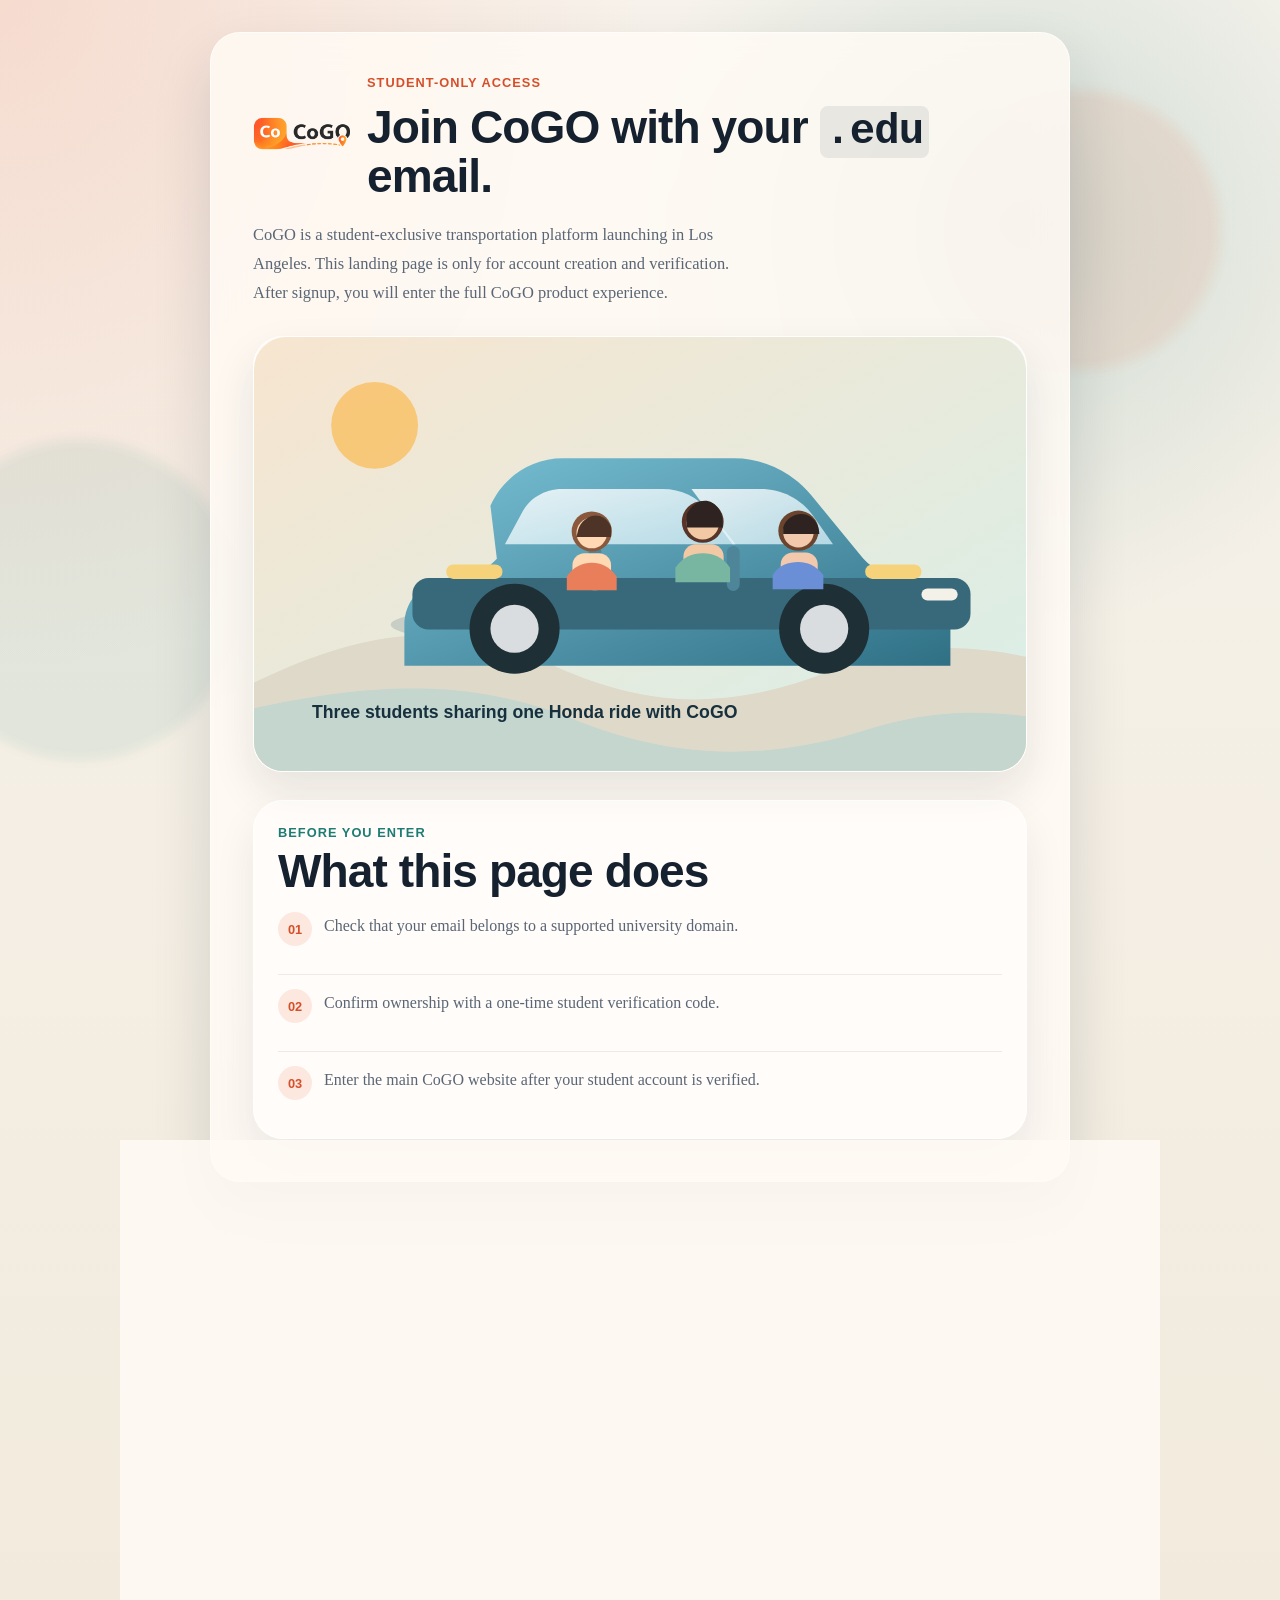
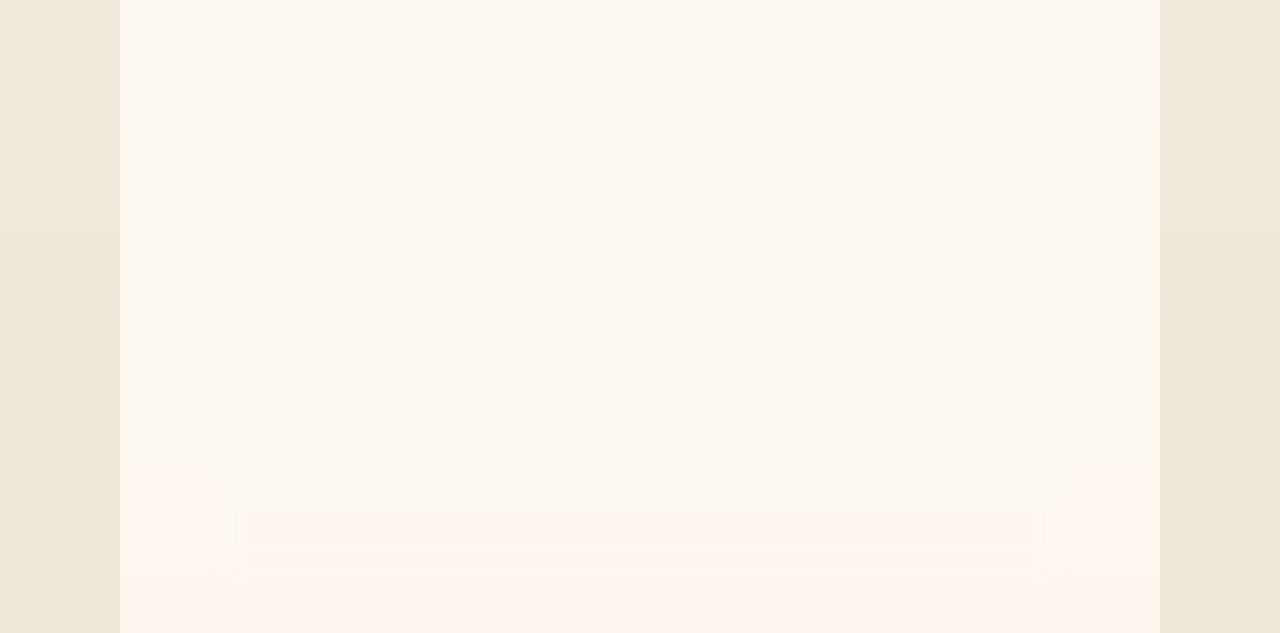
<file: index.html>
<!DOCTYPE html>
<html lang="en">
<head>
  <meta charset="UTF-8">
  <meta name="viewport" content="width=device-width, initial-scale=1.0">
  <title>CoGO | Student Sign Up</title>
  <link rel="stylesheet" href="style.css">
</head>
<body class="signup-body">
  <div class="orb orb-one" aria-hidden="true"></div>
  <div class="orb orb-two" aria-hidden="true"></div>

  <main class="signup-shell">
    <section class="signup-hero">
      <div class="brand-lockup">
        <img class="brand-logo-image" src="cogo.png" alt="CoGO logo">
        <div>
          <p class="eyebrow">Student-only access</p>
          <h2>Join CoGO with your <code>.edu</code> email.</h2>
        </div>
      </div>

      <p class="hero-text">
        CoGO is a student-exclusive transportation platform launching in Los Angeles. This landing page is only for
        account creation and verification. After signup, you will enter the full CoGO product experience.
      </p>

      <div class="signup-scene-card">
        <img class="signup-scene-image" src="students-honda-scene.svg" alt="Three students riding together in a Honda car">
      </div>

      <div class="overview-card">
        <p class="panel-label">Before you enter</p>
        <h2>What this page does</h2>
        <div class="overview-list">
          <div class="overview-item">
            <span class="overview-number">01</span>
            <p>Check that your email belongs to a supported university domain.</p>
          </div>
          <div class="overview-item">
            <span class="overview-number">02</span>
            <p>Confirm ownership with a one-time student verification code.</p>
          </div>
          <div class="overview-item">
            <span class="overview-number">03</span>
            <p>Enter the main CoGO website after your student account is verified.</p>
          </div>
        </div>
      </div>
    </section>

    <section class="signup-panel">
      <div class="demo-panel signup-card">
        <div class="panel-header">
          <div>
            <p class="panel-label">Create your CoGO account</p>
            <h2>Student verification</h2>
          </div>
          <span class="live-dot">Secure demo</span>
        </div>

        <form id="signupForm" class="signup-form" novalidate>
          <div class="field">
            <label for="signupName">Full name</label>
            <input id="signupName" name="signupName" type="text" placeholder="Jordan Lee" required>
            <p class="error-message" id="signupNameError"></p>
          </div>

          <div class="field">
            <label for="signupEmail">Student email</label>
            <input id="signupEmail" name="signupEmail" type="email" placeholder="jordan@usc.edu" required>
            <p class="hint-text">Use a recognized Los Angeles campus <code>.edu</code> address in this demo.</p>
            <p class="error-message" id="signupEmailError"></p>
          </div>

          <div class="verification-workflow">
            <div class="verification-chip-row">
              <span class="verification-chip" id="signupSchoolChip">School not recognized yet</span>
              <span class="verification-chip" id="signupDomainChip">Waiting for <code>.edu</code> domain</span>
            </div>

            <div class="field-grid verification-grid">
              <div class="field">
                <label for="signupCode">Campus verification code</label>
                <input id="signupCode" name="signupCode" type="text" inputmode="numeric" maxlength="6" placeholder="Enter 6-digit code">
                <p class="hint-text">Demo code appears after a valid campus address is detected.</p>
                <p class="error-message" id="signupCodeError"></p>
              </div>
              <div class="verification-actions">
                <button class="secondary-button" id="signupSendCodeButton" type="button">Send verification code</button>
                <div class="verification-mini-status" id="signupCodeStatus">No code issued yet.</div>
              </div>
            </div>

            <div class="trust-checks">
              <div class="trust-item pending" id="signupTrustDomain">Recognized .edu domain</div>
              <div class="trust-item pending" id="signupTrustCode">Inbox code confirmed</div>
              <div class="trust-item pending" id="signupTrustEnrollment">Active student status checked</div>
            </div>
          </div>

          <div class="verification-card">
            <div>
              <p class="verification-title">Verification status</p>
              <p class="verification-copy" id="signupVerificationText">Enter your school email to begin secure student verification.</p>
            </div>
            <span class="verification-badge pending" id="signupVerificationBadge">Pending</span>
          </div>

          <button class="primary-button signup-submit" type="submit">Continue to CoGO</button>
          <p class="signup-footnote">Demo shortcut: use `jordan@usc.edu` or `jordan@ucla.edu`, then enter code `246810`.</p>
        </form>
      </div>
    </section>
  </main>

  <script src="signup.js"></script>
</body>
</html>
</file>
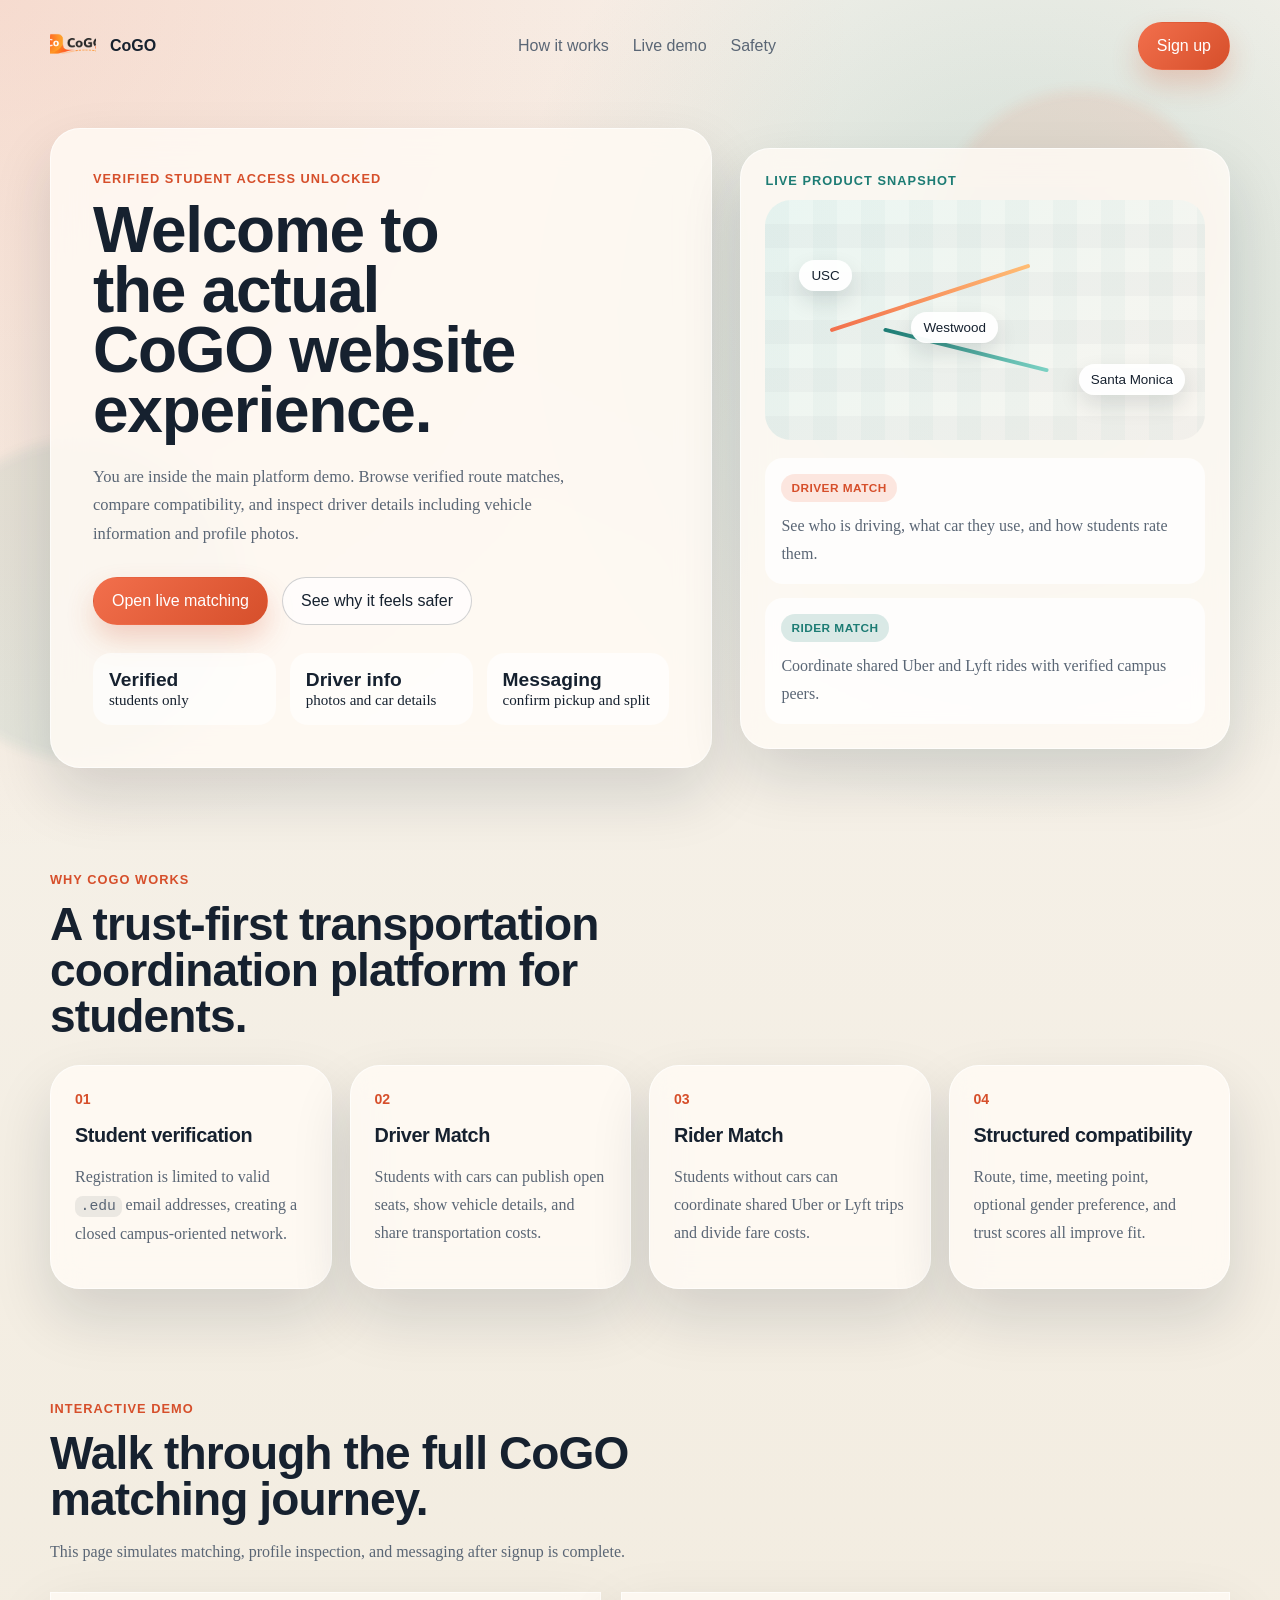
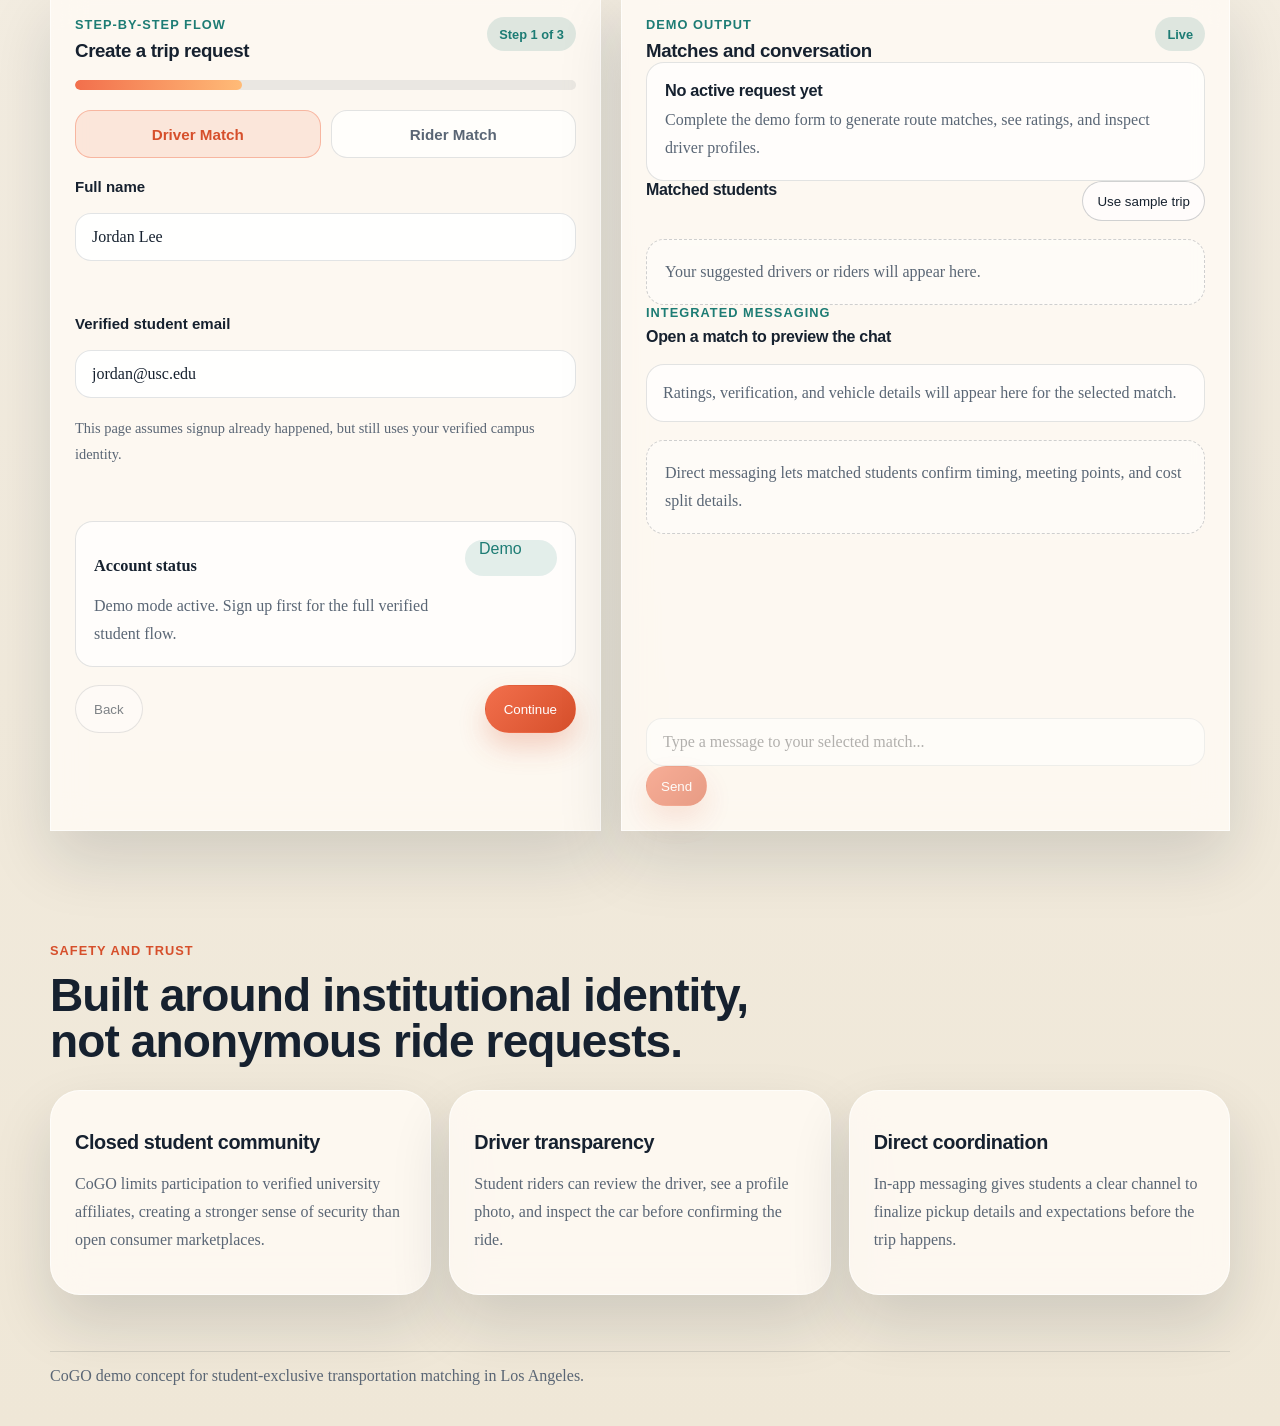
<file: main.html>
<!DOCTYPE html>
<html lang="en">
<head>
  <meta charset="UTF-8">
  <meta name="viewport" content="width=device-width, initial-scale=1.0">
  <title>CoGO | Main Platform Demo</title>
  <link rel="stylesheet" href="style.css">
</head>
<body>
  <div class="orb orb-one" aria-hidden="true"></div>
  <div class="orb orb-two" aria-hidden="true"></div>

  <header class="topbar">
    <a class="brand" href="#hero">
      <img class="brand-logo-image small" src="cogo.png" alt="CoGO logo">
      <span class="brand-text">CoGO</span>
    </a>
    <nav class="nav">
      <a href="#how-it-works">How it works</a>
      <a href="#demo">Live demo</a>
      <a href="#safety">Safety</a>
    </nav>
    <a class="nav-cta" href="index.html">Sign up</a>
  </header>

  <main>
    <section class="hero" id="hero">
      <div class="hero-copy">
        <p class="eyebrow">Verified student access unlocked</p>
        <h1>Welcome to the actual CoGO website experience.</h1>
        <p class="hero-text" id="welcomeMessage">
          You are inside the main platform demo. Browse verified route matches, compare compatibility, and inspect
          driver details including vehicle information and profile photos.
        </p>
        <div class="hero-actions">
          <a class="primary-button" href="#demo">Open live matching</a>
          <a class="secondary-button" href="#safety">See why it feels safer</a>
        </div>
        <div class="hero-metrics">
          <article>
            <strong>Verified</strong>
            <span>students only</span>
          </article>
          <article>
            <strong>Driver info</strong>
            <span>photos and car details</span>
          </article>
          <article>
            <strong>Messaging</strong>
            <span>confirm pickup and split</span>
          </article>
        </div>
      </div>

      <aside class="hero-card">
        <p class="panel-label">Live product snapshot</p>
        <div class="mini-map">
          <div class="mini-route route-a"></div>
          <div class="mini-route route-b"></div>
          <div class="mini-node node-a">USC</div>
          <div class="mini-node node-b">Santa Monica</div>
          <div class="mini-node node-c">Westwood</div>
        </div>
        <div class="mini-feed">
          <div class="mini-item">
            <span class="tag driver">Driver Match</span>
            <p>See who is driving, what car they use, and how students rate them.</p>
          </div>
          <div class="mini-item">
            <span class="tag rider">Rider Match</span>
            <p>Coordinate shared Uber and Lyft rides with verified campus peers.</p>
          </div>
        </div>
      </aside>
    </section>

    <section class="feature-section" id="how-it-works">
      <div class="section-heading">
        <p class="eyebrow">Why CoGO works</p>
        <h2>A trust-first transportation coordination platform for students.</h2>
      </div>

      <div class="feature-grid">
        <article class="feature-card">
          <span class="feature-number">01</span>
          <h3>Student verification</h3>
          <p>Registration is limited to valid <code>.edu</code> email addresses, creating a closed campus-oriented network.</p>
        </article>
        <article class="feature-card">
          <span class="feature-number">02</span>
          <h3>Driver Match</h3>
          <p>Students with cars can publish open seats, show vehicle details, and share transportation costs.</p>
        </article>
        <article class="feature-card">
          <span class="feature-number">03</span>
          <h3>Rider Match</h3>
          <p>Students without cars can coordinate shared Uber or Lyft trips and divide fare costs.</p>
        </article>
        <article class="feature-card">
          <span class="feature-number">04</span>
          <h3>Structured compatibility</h3>
          <p>Route, time, meeting point, optional gender preference, and trust scores all improve fit.</p>
        </article>
      </div>
    </section>

    <section class="demo-section" id="demo">
      <div class="section-heading">
        <p class="eyebrow">Interactive demo</p>
        <h2>Walk through the full CoGO matching journey.</h2>
        <p class="section-copy">This page simulates matching, profile inspection, and messaging after signup is complete.</p>
      </div>

      <div class="demo-layout">
        <section class="demo-panel form-panel">
          <div class="panel-header">
            <div>
              <p class="panel-label">Step-by-step flow</p>
              <h3>Create a trip request</h3>
            </div>
            <div class="step-indicator" id="stepIndicator">Step 1 of 3</div>
          </div>

          <div class="progress-track" aria-hidden="true">
            <span class="progress-fill" id="progressFill"></span>
          </div>

          <div class="demo-tabs" role="tablist" aria-label="Match type">
            <button class="demo-tab active" type="button" data-mode="driver">Driver Match</button>
            <button class="demo-tab" type="button" data-mode="rider">Rider Match</button>
          </div>

          <form id="matchForm" novalidate>
            <div class="form-step active" data-step="1">
              <div class="field">
                <label for="name">Full name</label>
                <input id="name" name="name" type="text" placeholder="Jordan Lee" required>
                <p class="error-message" id="nameError"></p>
              </div>

              <div class="field">
                <label for="email">Verified student email</label>
                <input id="email" name="email" type="email" placeholder="jordan@usc.edu" required>
                <p class="hint-text">This page assumes signup already happened, but still uses your verified campus identity.</p>
                <p class="error-message" id="emailError"></p>
              </div>

              <div class="verification-card">
                <div>
                  <p class="verification-title">Account status</p>
                  <p class="verification-copy" id="verificationText">Verified student account ready for matching.</p>
                </div>
                <span class="verification-badge verified" id="verificationBadge">Verified</span>
              </div>
            </div>

            <div class="form-step" data-step="2">
              <div class="field">
                <label for="origin">Departure location</label>
                <input id="origin" name="origin" type="text" placeholder="USC Village" required>
                <p class="error-message" id="originError"></p>
              </div>

              <div class="field">
                <label for="destination">Destination</label>
                <input id="destination" name="destination" type="text" placeholder="Santa Monica" required>
                <p class="error-message" id="destinationError"></p>
              </div>

              <div class="field-grid">
                <div class="field">
                  <label for="time">Preferred departure time</label>
                  <input id="time" name="time" type="time" required>
                  <p class="error-message" id="timeError"></p>
                </div>
                <div class="field">
                  <label for="meetingPoint">Meeting point</label>
                  <input id="meetingPoint" name="meetingPoint" type="text" placeholder="Leavey Library entrance" required>
                  <p class="error-message" id="meetingPointError"></p>
                </div>
              </div>
            </div>

            <div class="form-step" data-step="3">
              <div class="field-grid">
                <div class="field">
                  <label for="seats">Available seats / group size</label>
                  <select id="seats" name="seats">
                    <option value="1">1</option>
                    <option value="2" selected>2</option>
                    <option value="3">3</option>
                    <option value="4">4</option>
                  </select>
                </div>
                <div class="field">
                  <label for="genderPreference">Gender preference</label>
                  <select id="genderPreference" name="genderPreference">
                    <option value="No preference" selected>No preference</option>
                    <option value="Women only">Women only</option>
                    <option value="Men only">Men only</option>
                  </select>
                </div>
              </div>

              <div class="field">
                <label for="notes">Extra notes</label>
                <textarea id="notes" name="notes" rows="4" placeholder="Example: Can wait 10 minutes, one carry-on bag, prefers front gate pickup."></textarea>
              </div>

              <div class="mode-summary" id="modeSummary">
                Driver Match selected: your request will show available seats to students heading the same way.
              </div>
            </div>

            <div class="form-actions">
              <button class="ghost-button" id="backButton" type="button" disabled>Back</button>
              <button class="primary-button" id="nextButton" type="button">Continue</button>
            </div>
          </form>
        </section>

        <section class="demo-panel output-panel">
          <div class="panel-header">
            <div>
              <p class="panel-label">Demo output</p>
              <h3>Matches and conversation</h3>
            </div>
            <span class="live-dot">Live</span>
          </div>

          <div class="summary-card" id="summaryCard">
            <div>
              <p class="summary-title">No active request yet</p>
              <p class="summary-copy">Complete the demo form to generate route matches, see ratings, and inspect driver profiles.</p>
            </div>
          </div>

          <div class="results-block">
            <div class="results-header">
              <h4>Matched students</h4>
              <button class="ghost-button compact" id="simulateButton" type="button">Use sample trip</button>
            </div>
            <div class="match-list" id="matchList">
              <p class="empty-state">Your suggested drivers or riders will appear here.</p>
            </div>
          </div>

          <div class="message-panel">
            <div class="message-header">
              <div>
                <p class="panel-label">Integrated messaging</p>
                <h4 id="chatTitle">Open a match to preview the chat</h4>
              </div>
            </div>
            <div class="chat-meta" id="chatMeta">Ratings, verification, and vehicle details will appear here for the selected match.</div>
            <div class="message-thread" id="messageThread">
              <p class="empty-state">Direct messaging lets matched students confirm timing, meeting points, and cost split details.</p>
            </div>
            <form class="message-compose" id="messageForm">
              <input id="messageInput" type="text" placeholder="Type a message to your selected match..." disabled>
              <button class="primary-button compact" type="submit" disabled id="sendButton">Send</button>
            </form>
          </div>
        </section>
      </div>
    </section>

    <section class="safety-section" id="safety">
      <div class="section-heading">
        <p class="eyebrow">Safety and trust</p>
        <h2>Built around institutional identity, not anonymous ride requests.</h2>
      </div>

      <div class="safety-grid">
        <article class="safety-card">
          <h3>Closed student community</h3>
          <p>CoGO limits participation to verified university affiliates, creating a stronger sense of security than open consumer marketplaces.</p>
        </article>
        <article class="safety-card">
          <h3>Driver transparency</h3>
          <p>Student riders can review the driver, see a profile photo, and inspect the car before confirming the ride.</p>
        </article>
        <article class="safety-card">
          <h3>Direct coordination</h3>
          <p>In-app messaging gives students a clear channel to finalize pickup details and expectations before the trip happens.</p>
        </article>
      </div>
    </section>
  </main>

  <footer class="footer">
    <p>CoGO demo concept for student-exclusive transportation matching in Los Angeles.</p>
  </footer>

  <script src="script.js"></script>
</body>
</html>
</file>
<file: style.css>
:root {
  --surface: rgba(255, 251, 245, 0.84);
  --surface-strong: rgba(255, 255, 255, 0.96);
  --ink: #16212f;
  --muted: #5a6675;
  --line: rgba(22, 33, 47, 0.12);
  --line-strong: rgba(22, 33, 47, 0.2);
  --accent: #f26f4c;
  --accent-deep: #d64f2b;
  --teal: #1d7c74;
  --gold: #c89428;
  --shadow: 0 28px 60px rgba(15, 30, 40, 0.14);
  --radius-xl: 30px;
  --radius-lg: 22px;
  --radius-md: 16px;
}

* {
  box-sizing: border-box;
}

html {
  scroll-behavior: smooth;
}

body {
  margin: 0;
  color: var(--ink);
  font-family: Georgia, "Times New Roman", serif;
  background:
    radial-gradient(circle at top left, rgba(242, 111, 76, 0.18), transparent 26%),
    radial-gradient(circle at 80% 10%, rgba(29, 124, 116, 0.18), transparent 18%),
    linear-gradient(180deg, #f7f3ec 0%, #efe7d7 100%);
}

a {
  color: inherit;
  text-decoration: none;
}

code {
  padding: 0.14rem 0.35rem;
  border-radius: 8px;
  background: rgba(22, 33, 47, 0.08);
  font-family: "Courier New", monospace;
  font-size: 0.92em;
}

.orb {
  position: fixed;
  border-radius: 999px;
  filter: blur(6px);
  pointer-events: none;
  opacity: 0.7;
}

.orb-one {
  top: 90px;
  right: 60px;
  width: 280px;
  height: 280px;
  background: rgba(242, 111, 76, 0.16);
}

.orb-two {
  left: -80px;
  bottom: 140px;
  width: 320px;
  height: 320px;
  background: rgba(29, 124, 116, 0.12);
}

.topbar,
.hero,
.feature-section,
.demo-section,
.safety-section,
.footer,
.signup-shell {
  width: min(1180px, calc(100% - 32px));
  margin: 0 auto;
}

.signup-body {
  min-height: 100vh;
}

.signup-shell {
  display: grid;
  grid-template-columns: 1fr;
  gap: 20px;
  align-items: start;
  padding: 32px 0 48px;
  max-width: 860px;
}

.signup-hero,
.demo-panel,
.hero-copy,
.hero-card,
.feature-card,
.safety-card {
  border: 1px solid rgba(255, 255, 255, 0.6);
  background: var(--surface);
  backdrop-filter: blur(16px);
  box-shadow: var(--shadow);
}

.signup-hero,
.signup-card,
.hero-copy,
.hero-card,
.feature-card,
.safety-card {
  border-radius: var(--radius-xl);
}

.signup-hero,
.hero-copy {
  padding: 42px;
}

.signup-panel {
  position: static;
}

.signup-card,
.demo-panel,
.hero-card {
  padding: 24px;
}

.brand-lockup,
.brand {
  display: inline-flex;
  align-items: center;
  gap: 14px;
}

.brand {
  font-weight: 700;
}

.brand-logo-image {
  width: 100px;
  height: 74px;
  object-fit: cover;
  border-radius: 20px;
}

.brand-logo-image.small {
  width: 46px;
  height: 46px;
  border-radius: 14px;
}

.brand-text,
.nav,
.nav-cta,
.eyebrow,
.hero-metrics strong,
.panel-label,
.step-indicator,
.demo-tab,
.feature-number,
.tag,
.live-dot,
.verification-badge,
.primary-button,
.secondary-button,
.ghost-button,
label,
.score-pill,
.verification-chip,
.rating-pill,
.driver-initials {
  font-family: "Trebuchet MS", "Segoe UI", sans-serif;
}

.topbar {
  display: flex;
  align-items: center;
  justify-content: space-between;
  gap: 20px;
  padding: 22px 0;
}

.nav {
  display: flex;
  gap: 24px;
  color: var(--muted);
}

.nav a:hover {
  color: var(--ink);
}

.nav-cta,
.primary-button,
.secondary-button,
.ghost-button {
  display: inline-flex;
  justify-content: center;
  align-items: center;
  min-height: 48px;
  padding: 0 18px;
  border-radius: 999px;
  border: 1px solid transparent;
  cursor: pointer;
  transition: transform 0.2s ease, box-shadow 0.2s ease, background 0.2s ease;
}

.nav-cta,
.primary-button {
  background: linear-gradient(135deg, var(--accent), var(--accent-deep));
  color: #fff;
  box-shadow: 0 14px 28px rgba(214, 79, 43, 0.24);
}

.secondary-button,
.ghost-button {
  border-color: var(--line-strong);
  background: rgba(255, 255, 255, 0.65);
  color: var(--ink);
}

.nav-cta:hover,
.primary-button:hover,
.secondary-button:hover,
.ghost-button:hover {
  transform: translateY(-1px);
}

.signup-submit {
  width: 100%;
}

.compact {
  min-height: 40px;
  padding: 0 14px;
}

.eyebrow {
  margin: 0 0 14px;
  color: var(--accent-deep);
  text-transform: uppercase;
  letter-spacing: 0.08em;
  font-size: 0.8rem;
  font-weight: 700;
}

h1,
h2,
h3,
h4,
.summary-title,
.match-card h5 {
  margin: 0;
  font-family: "Gill Sans", "Trebuchet MS", sans-serif;
  letter-spacing: -0.02em;
}

h1 {
  max-width: 12ch;
  font-size: clamp(3rem, 5vw, 5.4rem);
  line-height: 0.94;
}

h2 {
  font-size: clamp(2rem, 3.6vw, 3.3rem);
  line-height: 1;
}

.hero-text,
.section-copy,
.feature-card p,
.safety-card p,
.summary-copy,
.mode-summary,
.hint-text,
.verification-copy,
.mini-item p,
.footer p,
.match-card p,
.empty-state,
.chat-meta,
.verification-mini-status,
.trust-item,
.signup-footnote {
  color: var(--muted);
  line-height: 1.75;
}

.hero-text {
  max-width: 60ch;
  margin: 22px 0 0;
  font-size: 1.03rem;
}

.signup-scene-card {
  margin-top: 28px;
  overflow: hidden;
  border-radius: var(--radius-xl);
  border: 1px solid rgba(255, 255, 255, 0.65);
  background: rgba(255, 255, 255, 0.42);
  box-shadow: 0 20px 44px rgba(15, 30, 40, 0.1);
}

.signup-scene-image {
  display: block;
  width: 100%;
  height: auto;
}

.signup-metrics,
.hero-metrics {
  display: grid;
  grid-template-columns: repeat(3, minmax(0, 1fr));
  gap: 14px;
  margin-top: 28px;
}

.signup-metrics article,
.hero-metrics article {
  padding: 16px;
  border-radius: 18px;
  background: rgba(255, 255, 255, 0.58);
}

.hero-metrics strong,
.signup-metrics strong {
  display: block;
  font-size: 1.2rem;
}

.hero-metrics span,
.signup-metrics span {
  font-size: 0.94rem;
}

.signup-feature-grid,
.feature-grid,
.safety-grid {
  display: grid;
  gap: 18px;
}

.feature-grid {
  grid-template-columns: repeat(4, minmax(0, 1fr));
}

.safety-grid {
  grid-template-columns: repeat(3, minmax(0, 1fr));
}

.feature-card,
.safety-card {
  padding: 24px;
}

.overview-card {
  margin-top: 28px;
  padding: 24px;
  border-radius: var(--radius-xl);
  border: 1px solid rgba(255, 255, 255, 0.6);
  background: rgba(255, 255, 255, 0.56);
  box-shadow: 0 20px 42px rgba(15, 30, 40, 0.08);
}

.overview-list {
  display: grid;
  gap: 14px;
  margin-top: 18px;
}

.overview-item {
  display: grid;
  grid-template-columns: auto 1fr;
  gap: 12px;
  align-items: start;
  padding: 14px 0;
  border-top: 1px solid rgba(22, 33, 47, 0.08);
}

.overview-item:first-child {
  padding-top: 0;
  border-top: none;
}

.overview-item p {
  margin: 0;
  color: var(--muted);
  line-height: 1.7;
}

.overview-number {
  display: inline-flex;
  align-items: center;
  justify-content: center;
  width: 34px;
  height: 34px;
  border-radius: 999px;
  background: rgba(242, 111, 76, 0.14);
  color: var(--accent-deep);
  font-family: "Trebuchet MS", "Segoe UI", sans-serif;
  font-size: 0.8rem;
  font-weight: 700;
}

.feature-number {
  color: var(--accent-deep);
  font-size: 0.88rem;
  font-weight: 700;
}

.feature-card h3,
.safety-card h3 {
  margin-top: 16px;
  font-size: 1.24rem;
}

.panel-header,
.results-header,
.message-header,
.verification-card,
.summary-card,
.match-card-header,
.match-meta,
.form-actions {
  display: flex;
  align-items: flex-start;
  justify-content: space-between;
  gap: 12px;
}

.panel-label {
  margin: 0 0 8px;
  color: var(--teal);
  text-transform: uppercase;
  letter-spacing: 0.08em;
  font-size: 0.8rem;
  font-weight: 700;
}

.live-dot,
.step-indicator {
  display: inline-flex;
  align-items: center;
  min-height: 34px;
  padding: 0 12px;
  border-radius: 999px;
  background: rgba(29, 124, 116, 0.14);
  color: var(--teal);
  font-size: 0.8rem;
  font-weight: 700;
}

.signup-form,
#matchForm,
.results-block,
.message-panel,
.match-list,
.message-thread,
.field,
.field-grid,
.verification-actions,
.trust-checks {
  display: grid;
  gap: 18px;
}

.field-grid {
  grid-template-columns: repeat(2, minmax(0, 1fr));
  gap: 14px;
}

label {
  font-size: 0.94rem;
  font-weight: 700;
}

input,
select,
textarea {
  width: 100%;
  padding: 14px 16px;
  border: 1px solid var(--line);
  border-radius: var(--radius-md);
  background: var(--surface-strong);
  color: var(--ink);
  font: inherit;
  transition: border-color 0.2s ease, box-shadow 0.2s ease, transform 0.2s ease;
}

textarea {
  min-height: 110px;
  resize: vertical;
}

input:focus,
select:focus,
textarea:focus {
  outline: none;
  border-color: rgba(242, 111, 76, 0.6);
  box-shadow: 0 0 0 4px rgba(242, 111, 76, 0.12);
  transform: translateY(-1px);
}

input.invalid,
select.invalid,
textarea.invalid {
  border-color: rgba(214, 79, 43, 0.8);
  box-shadow: 0 0 0 4px rgba(214, 79, 43, 0.12);
}

.hint-text,
.error-message {
  margin: 0;
  font-size: 0.9rem;
}

.error-message {
  min-height: 20px;
  color: var(--accent-deep);
}

.verification-workflow,
.verification-card,
.summary-card,
.mode-summary,
.match-card,
.message-bubble,
.chat-meta {
  border: 1px solid var(--line);
  border-radius: 18px;
  background: rgba(255, 255, 255, 0.7);
}

.verification-workflow {
  padding: 18px;
}

.verification-chip-row,
.match-rating-row,
.profile-meta-row,
.car-detail-grid {
  display: flex;
  flex-wrap: wrap;
  gap: 10px;
}

.verification-chip {
  display: inline-flex;
  align-items: center;
  min-height: 34px;
  padding: 0 12px;
  border-radius: 999px;
  background: rgba(22, 33, 47, 0.08);
  font-size: 0.82rem;
  font-weight: 700;
}

.verification-grid {
  align-items: end;
}

.verification-actions {
  grid-template-rows: auto 1fr;
}

.verification-mini-status,
.chat-meta {
  padding: 14px 16px;
}

.verification-card,
.summary-card {
  padding: 18px;
}

.verification-title,
.summary-title {
  font-size: 1.02rem;
  font-weight: 700;
}

.verification-copy,
.summary-copy,
.signup-footnote {
  margin: 6px 0 0;
}

.verification-badge {
  min-width: 92px;
  justify-content: center;
  min-height: 36px;
  padding: 0 14px;
  border-radius: 999px;
}

.verification-badge.pending {
  background: rgba(200, 148, 40, 0.12);
  color: var(--gold);
}

.verification-badge.checking {
  background: rgba(29, 124, 116, 0.12);
  color: var(--teal);
}

.verification-badge.verified {
  background: rgba(29, 124, 116, 0.15);
  color: var(--teal);
}

.verification-badge.blocked {
  background: rgba(214, 79, 43, 0.15);
  color: var(--accent-deep);
}

.trust-checks {
  grid-template-columns: repeat(3, minmax(0, 1fr));
}

.trust-item {
  padding: 12px 14px;
  border-radius: 16px;
  border: 1px solid var(--line);
  background: rgba(255, 255, 255, 0.48);
  font-size: 0.92rem;
}

.trust-item.pending::before,
.trust-item.complete::before,
.trust-item.blocked::before {
  margin-right: 8px;
  font-weight: 700;
}

.trust-item.pending::before {
  content: "○";
  color: var(--gold);
}

.trust-item.complete::before {
  content: "●";
  color: var(--teal);
}

.trust-item.blocked::before {
  content: "●";
  color: var(--accent-deep);
}

.hero {
  display: grid;
  grid-template-columns: 1.15fr 0.85fr;
  gap: 28px;
  align-items: center;
  padding: 36px 0 48px;
}

.hero-card {
  padding: 24px;
}

.hero-actions {
  display: flex;
  flex-wrap: wrap;
  gap: 14px;
  margin-top: 28px;
}

.mini-map {
  position: relative;
  height: 240px;
  margin-top: 12px;
  border-radius: 26px;
  background:
    linear-gradient(rgba(255,255,255,0.45), rgba(255,255,255,0.45)),
    repeating-linear-gradient(90deg, rgba(29, 124, 116, 0.06), rgba(29, 124, 116, 0.06) 24px, transparent 24px, transparent 48px),
    repeating-linear-gradient(0deg, rgba(22, 33, 47, 0.05), rgba(22, 33, 47, 0.05) 24px, transparent 24px, transparent 48px),
    linear-gradient(135deg, #d9eee7, #f4eee4);
  overflow: hidden;
}

.mini-route {
  position: absolute;
  height: 4px;
  border-radius: 999px;
}

.route-a {
  top: 96px;
  left: 60px;
  width: 210px;
  background: linear-gradient(90deg, var(--accent), #ffbd74);
  transform: rotate(-18deg);
}

.route-b {
  top: 148px;
  left: 116px;
  width: 170px;
  background: linear-gradient(90deg, var(--teal), #7cd2c4);
  transform: rotate(14deg);
}

.mini-node {
  position: absolute;
  padding: 8px 12px;
  border-radius: 999px;
  background: var(--surface-strong);
  font-family: "Trebuchet MS", "Segoe UI", sans-serif;
  font-size: 0.84rem;
  box-shadow: 0 10px 22px rgba(15, 30, 40, 0.12);
}

.node-a {
  top: 60px;
  left: 34px;
}

.node-b {
  top: 164px;
  right: 20px;
}

.node-c {
  top: 112px;
  left: 146px;
}

.mini-feed {
  display: grid;
  gap: 14px;
  margin-top: 18px;
}

.mini-item {
  padding: 16px;
  border-radius: 18px;
  background: rgba(255, 255, 255, 0.72);
}

.mini-item p {
  margin: 10px 0 0;
}

.feature-section,
.demo-section,
.safety-section {
  padding: 56px 0;
}

.section-heading {
  max-width: 720px;
  margin-bottom: 26px;
}

.demo-layout {
  display: grid;
  grid-template-columns: 0.95fr 1.05fr;
  gap: 20px;
}

.progress-track {
  width: 100%;
  height: 10px;
  margin: 18px 0 20px;
  border-radius: 999px;
  background: rgba(22, 33, 47, 0.08);
  overflow: hidden;
}

.progress-fill {
  display: block;
  width: 33.333%;
  height: 100%;
  border-radius: inherit;
  background: linear-gradient(90deg, var(--accent), #ffbb77);
  transition: width 0.25s ease;
}

.demo-tabs {
  display: inline-grid;
  grid-template-columns: repeat(2, minmax(0, 1fr));
  width: 100%;
  gap: 10px;
  margin-bottom: 20px;
}

.demo-tab {
  min-height: 48px;
  border: 1px solid var(--line);
  border-radius: 16px;
  background: rgba(255, 255, 255, 0.72);
  color: var(--muted);
  font-size: 0.95rem;
  font-weight: 700;
  cursor: pointer;
  transition: all 0.2s ease;
}

.demo-tab.active {
  border-color: rgba(242, 111, 76, 0.4);
  background: rgba(242, 111, 76, 0.14);
  color: var(--accent-deep);
}

.form-step {
  display: none;
  gap: 16px;
}

.form-step.active {
  display: grid;
}

.mode-summary {
  padding: 16px 18px;
}

.tag {
  display: inline-flex;
  align-items: center;
  min-height: 28px;
  padding: 0 10px;
  border-radius: 999px;
  font-size: 0.74rem;
  font-weight: 700;
  letter-spacing: 0.04em;
  text-transform: uppercase;
}

.tag.driver {
  background: rgba(242, 111, 76, 0.16);
  color: var(--accent-deep);
}

.tag.rider {
  background: rgba(29, 124, 116, 0.16);
  color: var(--teal);
}

.empty-state {
  margin: 0;
  padding: 18px;
  border-radius: 18px;
  border: 1px dashed var(--line-strong);
  background: rgba(255, 255, 255, 0.42);
}

.match-card {
  padding: 18px;
  cursor: pointer;
  transition: transform 0.2s ease, border-color 0.2s ease, box-shadow 0.2s ease;
}

.match-card:hover,
.match-card.active {
  transform: translateY(-2px);
  border-color: rgba(29, 124, 116, 0.34);
  box-shadow: 0 14px 28px rgba(15, 30, 40, 0.1);
}

.match-card h5 {
  margin: 0;
  font-size: 1.12rem;
}

.match-card p {
  margin: 0;
}

.match-profile-header {
  display: grid;
  grid-template-columns: auto 1fr;
  gap: 14px;
  align-items: center;
  margin: 12px 0;
}

.driver-photo {
  width: 64px;
  height: 64px;
  border-radius: 18px;
  object-fit: cover;
  box-shadow: 0 10px 24px rgba(15, 30, 40, 0.12);
}

.driver-photo-placeholder {
  display: grid;
  place-items: center;
  width: 64px;
  height: 64px;
  border-radius: 18px;
  background: linear-gradient(135deg, rgba(242, 111, 76, 0.18), rgba(29, 124, 116, 0.22));
}

.driver-initials {
  font-size: 1rem;
  font-weight: 700;
  color: var(--ink);
}

.profile-meta-row {
  margin: 8px 0 0;
}

.rating-pill,
.score-pill,
.meta-pill {
  display: inline-flex;
  align-items: center;
  min-height: 30px;
  padding: 0 10px;
  border-radius: 999px;
  border: 1px solid var(--line);
  background: rgba(255, 255, 255, 0.92);
  font-size: 0.8rem;
  font-weight: 700;
}

.score-pill {
  background: rgba(29, 124, 116, 0.14);
  color: var(--teal);
  border-color: transparent;
}

.car-profile {
  display: grid;
  gap: 10px;
  margin-top: 12px;
  padding: 14px;
  border-radius: 16px;
  background: rgba(22, 33, 47, 0.04);
}

.price-comparison {
  display: grid;
  gap: 10px;
  margin-top: 12px;
  padding: 14px;
  border-radius: 16px;
  background: rgba(242, 111, 76, 0.08);
}

.price-comparison-title {
  font-family: "Trebuchet MS", "Segoe UI", sans-serif;
  font-size: 0.92rem;
  font-weight: 700;
  color: var(--ink);
}

.price-grid {
  display: grid;
  grid-template-columns: repeat(3, minmax(0, 1fr));
  gap: 10px;
}

.price-item {
  padding: 10px 12px;
  border-radius: 14px;
  background: rgba(255, 255, 255, 0.82);
  border: 1px solid rgba(22, 33, 47, 0.08);
}

.price-label {
  display: block;
  font-family: "Trebuchet MS", "Segoe UI", sans-serif;
  font-size: 0.76rem;
  font-weight: 700;
  text-transform: uppercase;
  letter-spacing: 0.05em;
  color: var(--muted);
}

.price-value {
  display: block;
  margin-top: 4px;
  font-family: "Trebuchet MS", "Segoe UI", sans-serif;
  font-size: 1rem;
  font-weight: 700;
  color: var(--ink);
}

.price-value.accent {
  color: var(--accent-deep);
}

.car-profile-title {
  font-family: "Trebuchet MS", "Segoe UI", sans-serif;
  font-size: 0.92rem;
  font-weight: 700;
  color: var(--ink);
}

.car-detail-grid {
  gap: 8px;
}

.message-thread {
  min-height: 260px;
  align-content: start;
}

.message-bubble {
  width: fit-content;
  max-width: min(86%, 420px);
  padding: 12px 14px;
  line-height: 1.55;
}

.message-bubble.match {
  justify-self: start;
}

.message-bubble.user {
  justify-self: end;
  background: rgba(242, 111, 76, 0.12);
  border-color: rgba(242, 111, 76, 0.22);
}

.message-compose {
  grid-template-columns: 1fr auto;
  align-items: center;
}

.message-compose input:disabled,
.message-compose button:disabled,
.ghost-button:disabled {
  opacity: 0.55;
  cursor: not-allowed;
}

.footer {
  padding: 0 0 36px;
}

.footer p {
  margin: 0;
  padding-top: 10px;
  border-top: 1px solid rgba(22, 33, 47, 0.12);
}

@media (max-width: 1080px) {
  .hero,
  .demo-layout,
  .feature-grid,
  .safety-grid {
    grid-template-columns: 1fr;
  }
}

@media (max-width: 720px) {
  .topbar {
    flex-wrap: wrap;
  }

  .nav {
    order: 3;
    width: 100%;
    justify-content: space-between;
  }

  .signup-hero,
  .signup-card,
  .hero-copy,
  .hero-card,
  .demo-panel {
    padding: 20px;
  }

  .signup-metrics,
  .hero-metrics,
  .field-grid,
  .message-compose,
  .trust-checks,
  .price-grid {
    grid-template-columns: 1fr;
  }

  .panel-header,
  .results-header,
  .message-header,
  .verification-card,
  .summary-card,
  .match-card-header,
  .match-meta,
  .form-actions {
    flex-direction: column;
    align-items: stretch;
  }
}
</file>
